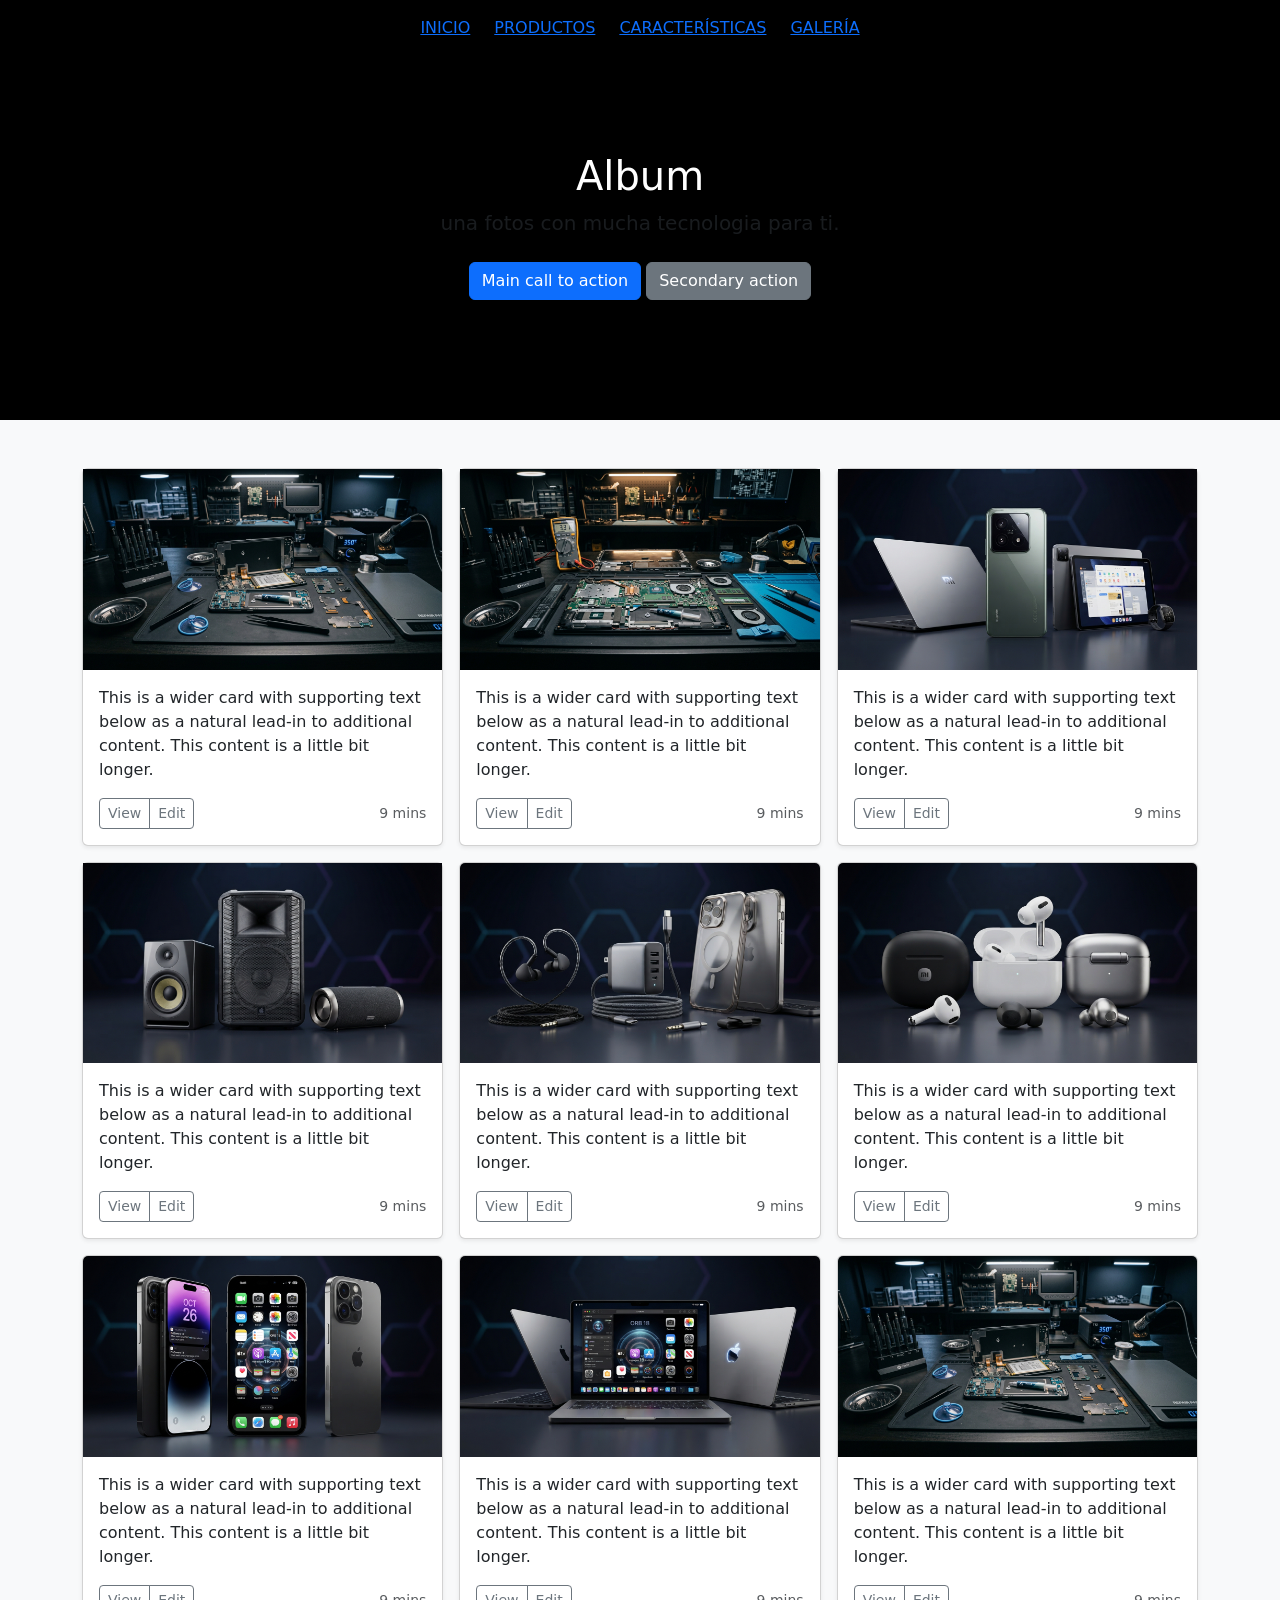
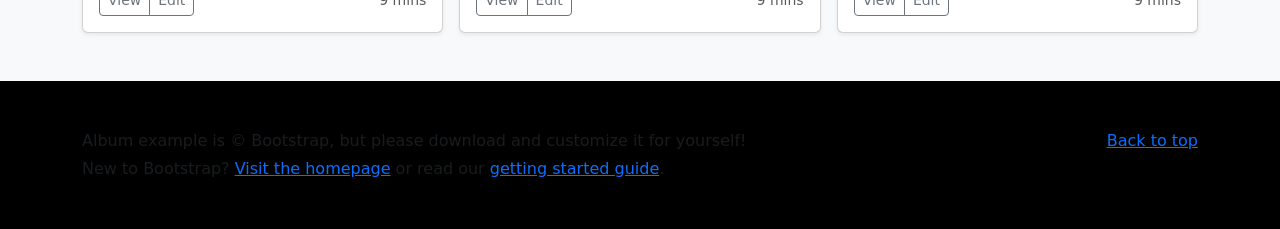
<file: Galeria.html>
<!doctype html>
<html lang="en">
  <head>
    <meta charset="utf-8">
    <meta name="viewport" content="width=device-width, initial-scale=1">
    <meta name="description" content="">
    <meta name="author" content="Mark Otto, Jacob Thornton, and Bootstrap contributors">
    <meta name="generator" content="Hugo 0.84.0">
    <title>Album OPC</title>

   <link href="https://cdn.jsdelivr.net/npm/bootstrap@5.0.2/dist/css/bootstrap.min.css" rel="stylesheet" integrity="sha384-EVSTQN3/azprG1Anm3QDgpJLIm9Nao0Yz1ztcQTwFspd3yD65VohhpuuCOmLASjC" crossorigin="anonymous">

    <style>
      /* Fondo negro global y texto blanco */
      body {
        background-color: #000000 !important;
        color: #ffffff;
      }

      /* Ajuste para las líneas divisorias (border-bottom) en fondo oscuro */
      .border-bottom {
        border-color: rgba(255, 255, 255, 0.2) !important;
      }

      /* Ajuste para los separadores grises tipo b-example-divider */
      .b-example-divider {
        background-color: rgba(255, 255, 255, 0.05);
        border: solid rgba(255, 255, 255, 0.15);
        border-width: 1px 0;
      }

      .bd-placeholder-img {
        font-size: 1.125rem;
        text-anchor: middle;
        -webkit-user-select: none;
        -moz-user-select: none;
        user-select: none;
      }

      @media (min-width: 768px) {
        .bd-placeholder-img-lg {
          font-size: 3.5rem;
        }
      }
    </style>

    
  </head>
  <body>
    
<header class="site-header sticky-top py-3">
  <nav class="container d-flex flex-wrap justify-content-center gap-4">
    <a href="carrusel.html">INICIO</a>
    <a href="productos.html">PRODUCTOS</a>
    <a href="Caracteristicas.html">CARACTERÍSTICAS</a>
    <a href="Galeria.html">GALERÍA</a>
  </nav>
</header>
<main>

  <section class="py-5 text-center container">
    <div class="row py-lg-5">
      <div class="col-lg-6 col-md-8 mx-auto">
        <h1 class="fw-light">Album</h1>
        <p class="lead text-muted">una fotos con mucha tecnologia para ti.</p>
        <p>
          <a href="#" class="btn btn-primary my-2">Main call to action</a>
          <a href="#" class="btn btn-secondary my-2">Secondary action</a>
        </p>
      </div>
    </div>
  </section>

  <div class="album py-5 bg-light">
    <div class="container">

      <div class="row row-cols-1 row-cols-sm-2 row-cols-md-3 g-3">
        <div class="col">
          <div class="card shadow-sm">
            <img src="img/1.jpg" alt="">

            <div class="card-body">
              <p class="card-text">This is a wider card with supporting text below as a natural lead-in to additional content. This content is a little bit longer.</p>
              <div class="d-flex justify-content-between align-items-center">
                <div class="btn-group">
                  <button type="button" class="btn btn-sm btn-outline-secondary">View</button>
                  <button type="button" class="btn btn-sm btn-outline-secondary">Edit</button>
                </div>
                <small class="text-muted">9 mins</small>
              </div>
            </div>
          </div>
        </div>
        <div class="col">
          <div class="card shadow-sm">
            <img src="img/2.jpg" alt="">

            <div class="card-body">
              <p class="card-text">This is a wider card with supporting text below as a natural lead-in to additional content. This content is a little bit longer.</p>
              <div class="d-flex justify-content-between align-items-center">
                <div class="btn-group">
                  <button type="button" class="btn btn-sm btn-outline-secondary">View</button>
                  <button type="button" class="btn btn-sm btn-outline-secondary">Edit</button>
                </div>
                <small class="text-muted">9 mins</small>
              </div>
            </div>
          </div>
        </div>
        <div class="col">
          <div class="card shadow-sm">
           <img src="img/3.jpg" alt="">

            <div class="card-body">
              <p class="card-text">This is a wider card with supporting text below as a natural lead-in to additional content. This content is a little bit longer.</p>
              <div class="d-flex justify-content-between align-items-center">
                <div class="btn-group">
                  <button type="button" class="btn btn-sm btn-outline-secondary">View</button>
                  <button type="button" class="btn btn-sm btn-outline-secondary">Edit</button>
                </div>
                <small class="text-muted">9 mins</small>
              </div>
            </div>
          </div>
        </div>

        <div class="col">
          <div class="card shadow-sm">
           <img src="img/4.jpg" alt="">

            <div class="card-body">
              <p class="card-text">This is a wider card with supporting text below as a natural lead-in to additional content. This content is a little bit longer.</p>
              <div class="d-flex justify-content-between align-items-center">
                <div class="btn-group">
                  <button type="button" class="btn btn-sm btn-outline-secondary">View</button>
                  <button type="button" class="btn btn-sm btn-outline-secondary">Edit</button>
                </div>
                <small class="text-muted">9 mins</small>
              </div>
            </div>
          </div>
        </div>
        <div class="col">
          <div class="card shadow-sm">
            <img src="img/5.jpg" alt="" class="card-img-top">

            <div class="card-body">
              <p class="card-text">This is a wider card with supporting text below as a natural lead-in to additional content. This content is a little bit longer.</p>
              <div class="d-flex justify-content-between align-items-center">
                <div class="btn-group">
                  <button type="button" class="btn btn-sm btn-outline-secondary">View</button>
                  <button type="button" class="btn btn-sm btn-outline-secondary">Edit</button>
                </div>
                <small class="text-muted">9 mins</small>
              </div>
            </div>
          </div>
        </div>
        <div class="col">
          <div class="card shadow-sm">
            <img src="img/6.jpg" alt="" class="card-img-top">

            <div class="card-body">
              <p class="card-text">This is a wider card with supporting text below as a natural lead-in to additional content. This content is a little bit longer.</p>
              <div class="d-flex justify-content-between align-items-center">
                <div class="btn-group">
                  <button type="button" class="btn btn-sm btn-outline-secondary">View</button>
                  <button type="button" class="btn btn-sm btn-outline-secondary">Edit</button>
                </div>
                <small class="text-muted">9 mins</small>
              </div>
            </div>
          </div>
        </div>

        <div class="col">
          <div class="card shadow-sm">
            <img src="img/8.jpg" alt="" class="card-img-top">

            <div class="card-body">
              <p class="card-text">This is a wider card with supporting text below as a natural lead-in to additional content. This content is a little bit longer.</p>
              <div class="d-flex justify-content-between align-items-center">
                <div class="btn-group">
                  <button type="button" class="btn btn-sm btn-outline-secondary">View</button>
                  <button type="button" class="btn btn-sm btn-outline-secondary">Edit</button>
                </div>
                <small class="text-muted">9 mins</small>
              </div>
            </div>
          </div>
        </div>
        <div class="col">
          <div class="card shadow-sm">
            <img src="img/7.jpg" alt="" class="card-img-top">

            <div class="card-body">
              <p class="card-text">This is a wider card with supporting text below as a natural lead-in to additional content. This content is a little bit longer.</p>
              <div class="d-flex justify-content-between align-items-center">
                <div class="btn-group">
                  <button type="button" class="btn btn-sm btn-outline-secondary">View</button>
                  <button type="button" class="btn btn-sm btn-outline-secondary">Edit</button>
                </div>
                <small class="text-muted">9 mins</small>
              </div>
            </div>
          </div>
        </div>
        <div class="col">
          <div class="card shadow-sm">
            <img src="img/1.jpg" alt="" class="card-img-top">

            <div class="card-body">
              <p class="card-text">This is a wider card with supporting text below as a natural lead-in to additional content. This content is a little bit longer.</p>
              <div class="d-flex justify-content-between align-items-center">
                <div class="btn-group">
                  <button type="button" class="btn btn-sm btn-outline-secondary">View</button>
                  <button type="button" class="btn btn-sm btn-outline-secondary">Edit</button>
                </div>
                <small class="text-muted">9 mins</small>
              </div>
            </div>
          </div>
        </div>
      </div>
    </div>
  </div>

</main>

<footer class="text-muted py-5">
  <div class="container">
    <p class="float-end mb-1">
      <a href="#">Back to top</a>
    </p>
    <p class="mb-1">Album example is &copy; Bootstrap, but please download and customize it for yourself!</p>
    <p class="mb-0">New to Bootstrap? <a href="/">Visit the homepage</a> or read our <a href="../getting-started/introduction/">getting started guide</a>.</p>
  </div>
</footer>


  <script src="https://cdn.jsdelivr.net/npm/bootstrap@5.0.2/dist/js/bootstrap.bundle.min.js" integrity="sha384-MrcW6ZMFYlzcLA8Nl+NtUVF0sA7MsXsP1UyJoMp4YLEuNSfAP+JcXn/tWtIaxVXM" crossorigin="anonymous"></script>
      
  </body>
</html>
</file>
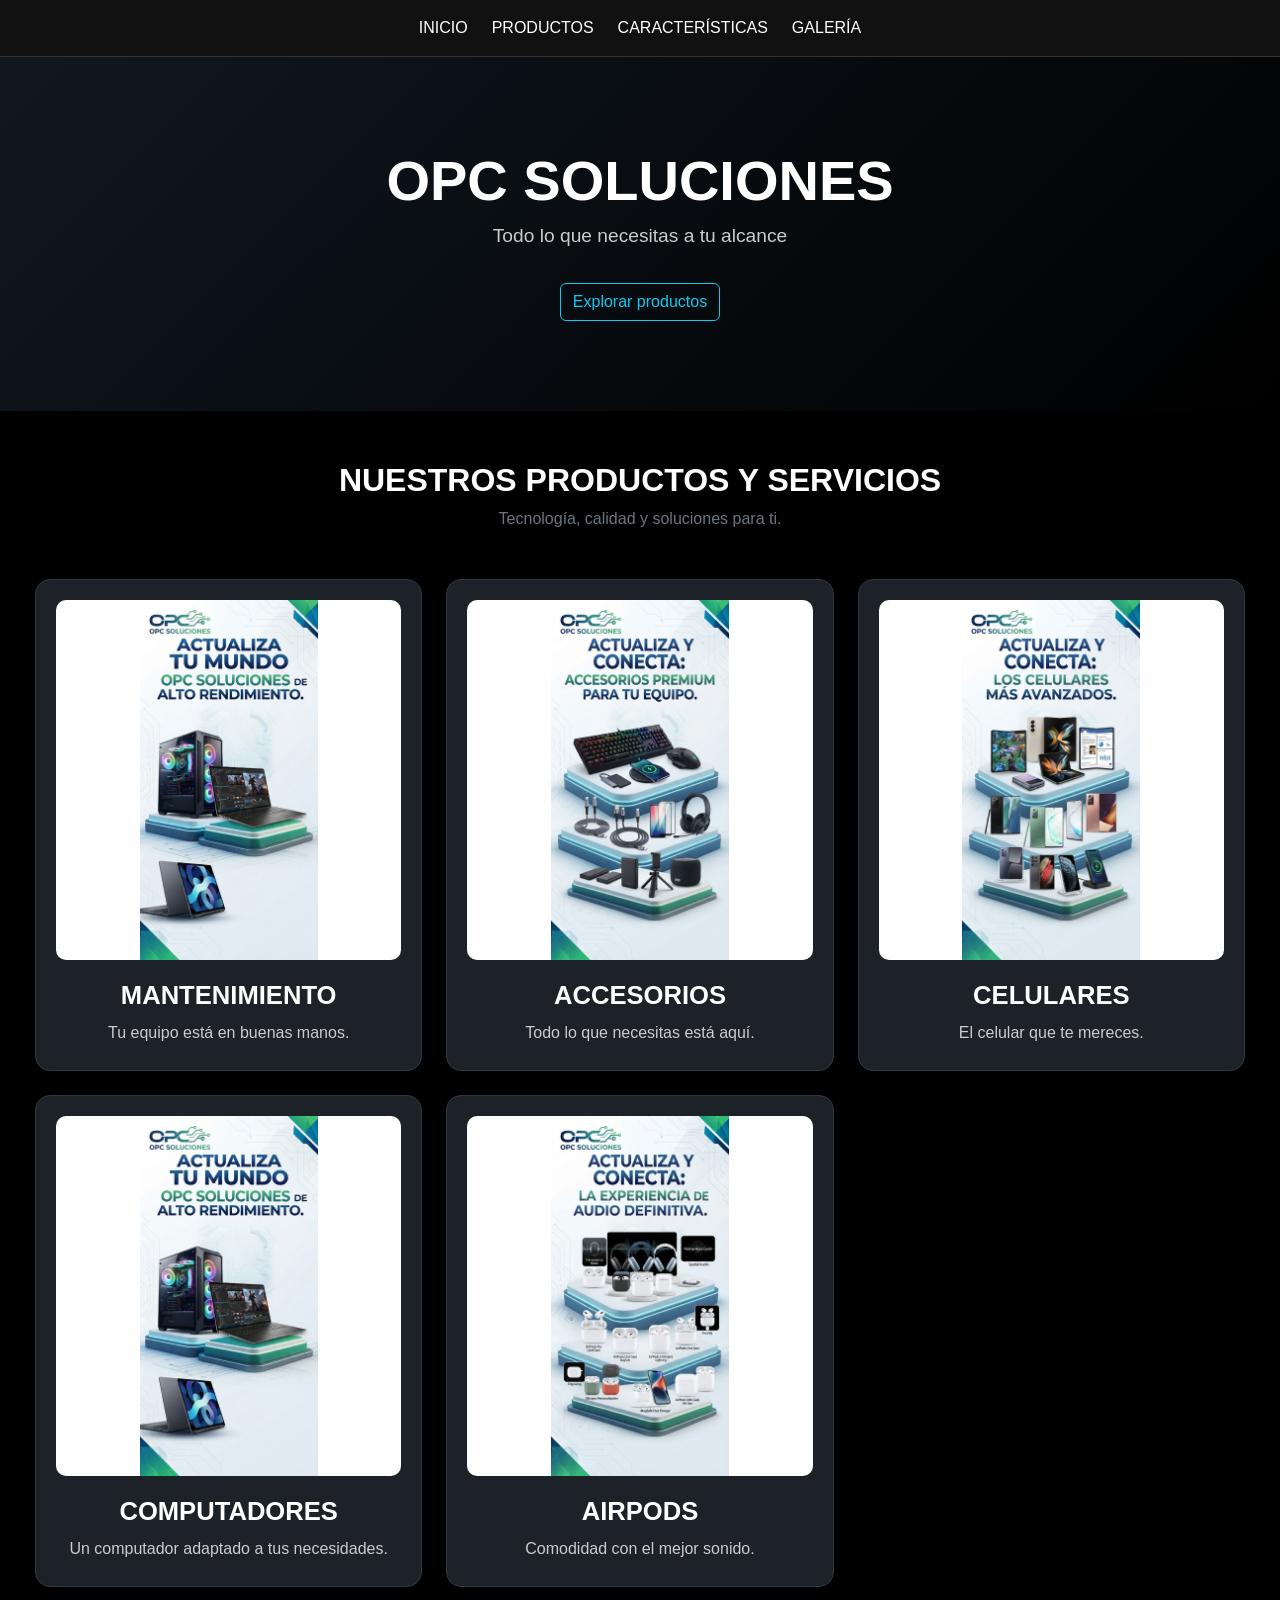
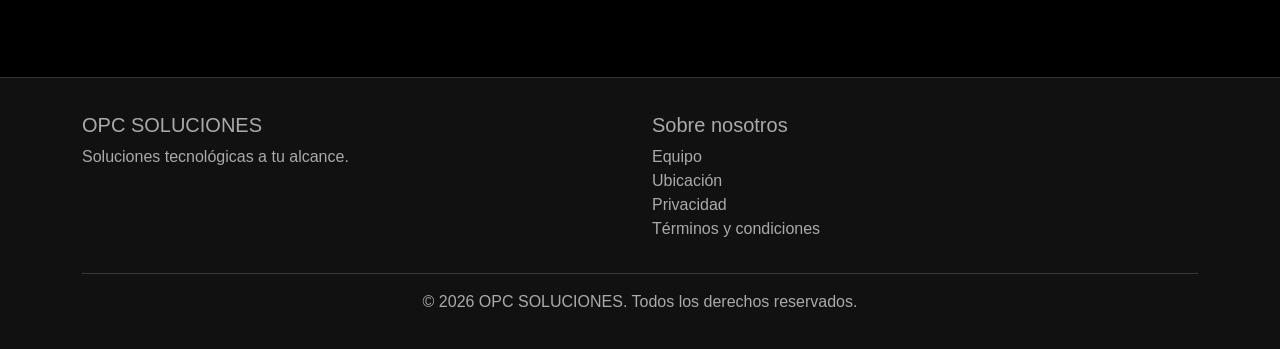
<file: productos.html>
<!doctype html>
<html lang="es">
<head>
  <meta charset="utf-8">
  <meta name="viewport" content="width=device-width, initial-scale=1">

  <title>OPC SOLUCIONES | Productos y Servicios</title>

  <link href="https://cdn.jsdelivr.net/npm/bootstrap@5.0.2/dist/css/bootstrap.min.css" rel="stylesheet">

  <style>
    body {
      background-color: #000;
      color: white;
      font-family: Arial, sans-serif;
    }

    /* Navegación */
    .site-header {
      background-color: #111;
      border-bottom: 1px solid #333;
    }

    .site-header a {
      color: white;
      text-decoration: none;
      font-weight: 500;
    }

    .site-header a:hover {
      color: #20b8c5;
    }

    /* Portada */
    .hero {
      padding: 90px 20px;
      text-align: center;
      background: linear-gradient(135deg, #101820, #000);
    }

    .hero h1 {
      font-size: clamp(2rem, 5vw, 3.5rem);
      font-weight: bold;
    }

    .hero p {
      color: #ccc;
      font-size: 1.2rem;
    }

    /* Sección de productos */
    .productos {
      max-width: 1250px;
      margin: auto;
      padding: 50px 20px;
    }

    /* Tarjetas */
    .producto-card {
      background-color: #1c2227;
      border-radius: 15px;
      padding: 20px;
      height: 100%;
      text-align: center;
      transition: transform 0.3s ease;
      border: 1px solid #303940;
    }

    .producto-card:hover {
      transform: translateY(-7px);
    }

    /* Imágenes */
    .producto-imagen {
      width: 100%;
      height: 360px;
      object-fit: contain;
      background-color: white;
      border-radius: 10px;
      display: block;
      margin: 0 auto 20px;
    }

    .producto-card h2 {
      font-size: 1.6rem;
      font-weight: bold;
      margin-bottom: 10px;
    }

    .producto-card p {
      color: #ccc;
      margin-bottom: 5px;
    }

    /* Pie de página */
    footer {
      background-color: #111;
      border-top: 1px solid #333;
      color: #aaa;
      padding: 35px 20px;
      margin-top: 40px;
    }

    footer a {
      color: #aaa;
      text-decoration: none;
    }

    footer a:hover {
      color: white;
    }

    /* Ajustes para celulares */
    @media (max-width: 576px) {
      .producto-imagen {
        height: 300px;
      }

      .productos {
        padding: 30px 15px;
      }
    }

  </style>
</head>

<body>

<!-- MENÚ -->
<header class="site-header sticky-top py-3">
  <nav class="container d-flex flex-wrap justify-content-center gap-4">
    <a href="carrusel.html">INICIO</a>
    <a href="productos.html">PRODUCTOS</a>
    <a href="Caracteristicas.html">CARACTERÍSTICAS</a>
    <a href="Galeria.html">GALERÍA</a>
  </nav>
</header>

<main>

  <!-- PORTADA -->
  <section class="hero" id="inicio">
    <div class="container">
      <h1>OPC SOLUCIONES</h1>
      <p>Todo lo que necesitas a tu alcance</p>
      <a href="#productos" class="btn btn-outline-info mt-3">
        Explorar productos
      </a>
    </div>
  </section>

  <!-- PRODUCTOS -->
  <section class="productos" id="productos">

    <div class="text-center mb-5">
      <h2 class="fw-bold">NUESTROS PRODUCTOS Y SERVICIOS</h2>
      <p class="text-secondary">
        Tecnología, calidad y soluciones para ti.
      </p>
    </div>

    <div class="row g-4">

      <!-- MANTENIMIENTO -->
      <div class="col-12 col-sm-6 col-lg-4">
        <div class="producto-card">
          <img src="img/computadores.jpeg"
               alt="Mantenimiento"
               class="producto-imagen">

          <h2>MANTENIMIENTO</h2>
          <p>Tu equipo está en buenas manos.</p>
        </div>
      </div>

      <!-- ACCESORIOS -->
      <div class="col-12 col-sm-6 col-lg-4">
        <div class="producto-card">
          <img src="img/accesorios.jpeg"
               alt="Accesorios"
               class="producto-imagen">

          <h2>ACCESORIOS</h2>
          <p>Todo lo que necesitas está aquí.</p>
        </div>
      </div>

      <!-- CELULARES -->
      <div class="col-12 col-sm-6 col-lg-4">
        <div class="producto-card">
          <img src="img/celulares.jpeg"
               alt="Celulares"
               class="producto-imagen">

          <h2>CELULARES</h2>
          <p>El celular que te mereces.</p>
        </div>
      </div>

      <!-- COMPUTADORES -->
      <div class="col-12 col-sm-6 col-lg-4">
        <div class="producto-card">
          <img src="img/computadores.jpeg"
               alt="Computadores"
               class="producto-imagen">

          <h2>COMPUTADORES</h2>
          <p>Un computador adaptado a tus necesidades.</p>
        </div>
      </div>

      <!-- AIRPODS -->
      <div class="col-12 col-sm-6 col-lg-4">
        <div class="producto-card">
          <img src="img/airpods.jpeg"
               alt="AirPods"
               class="producto-imagen">

          <h2>AIRPODS</h2>
          <p>Comodidad con el mejor sonido.</p>
        </div>
      </div>

    </div>
  </section>

</main>

<!-- PIE DE PÁGINA -->
<footer>
  <div class="container">
    <div class="row">

      <div class="col-md-6">
        <h5>OPC SOLUCIONES</h5>
        <p>Soluciones tecnológicas a tu alcance.</p>
      </div>

      <div class="col-md-6">
        <h5>Sobre nosotros</h5>
        <ul class="list-unstyled">
          <li><a href="#">Equipo</a></li>
          <li><a href="#">Ubicación</a></li>
          <li><a href="#">Privacidad</a></li>
          <li><a href="#">Términos y condiciones</a></li>
        </ul>
      </div>

    </div>

    <hr>
    <p class="text-center mb-0">
      &copy; 2026 OPC SOLUCIONES. Todos los derechos reservados.
    </p>
  </div>
</footer>

<script src="https://cdn.jsdelivr.net/npm/bootstrap@5.0.2/dist/js/bootstrap.bundle.min.js"></script>

</body>
</html>
</file>
